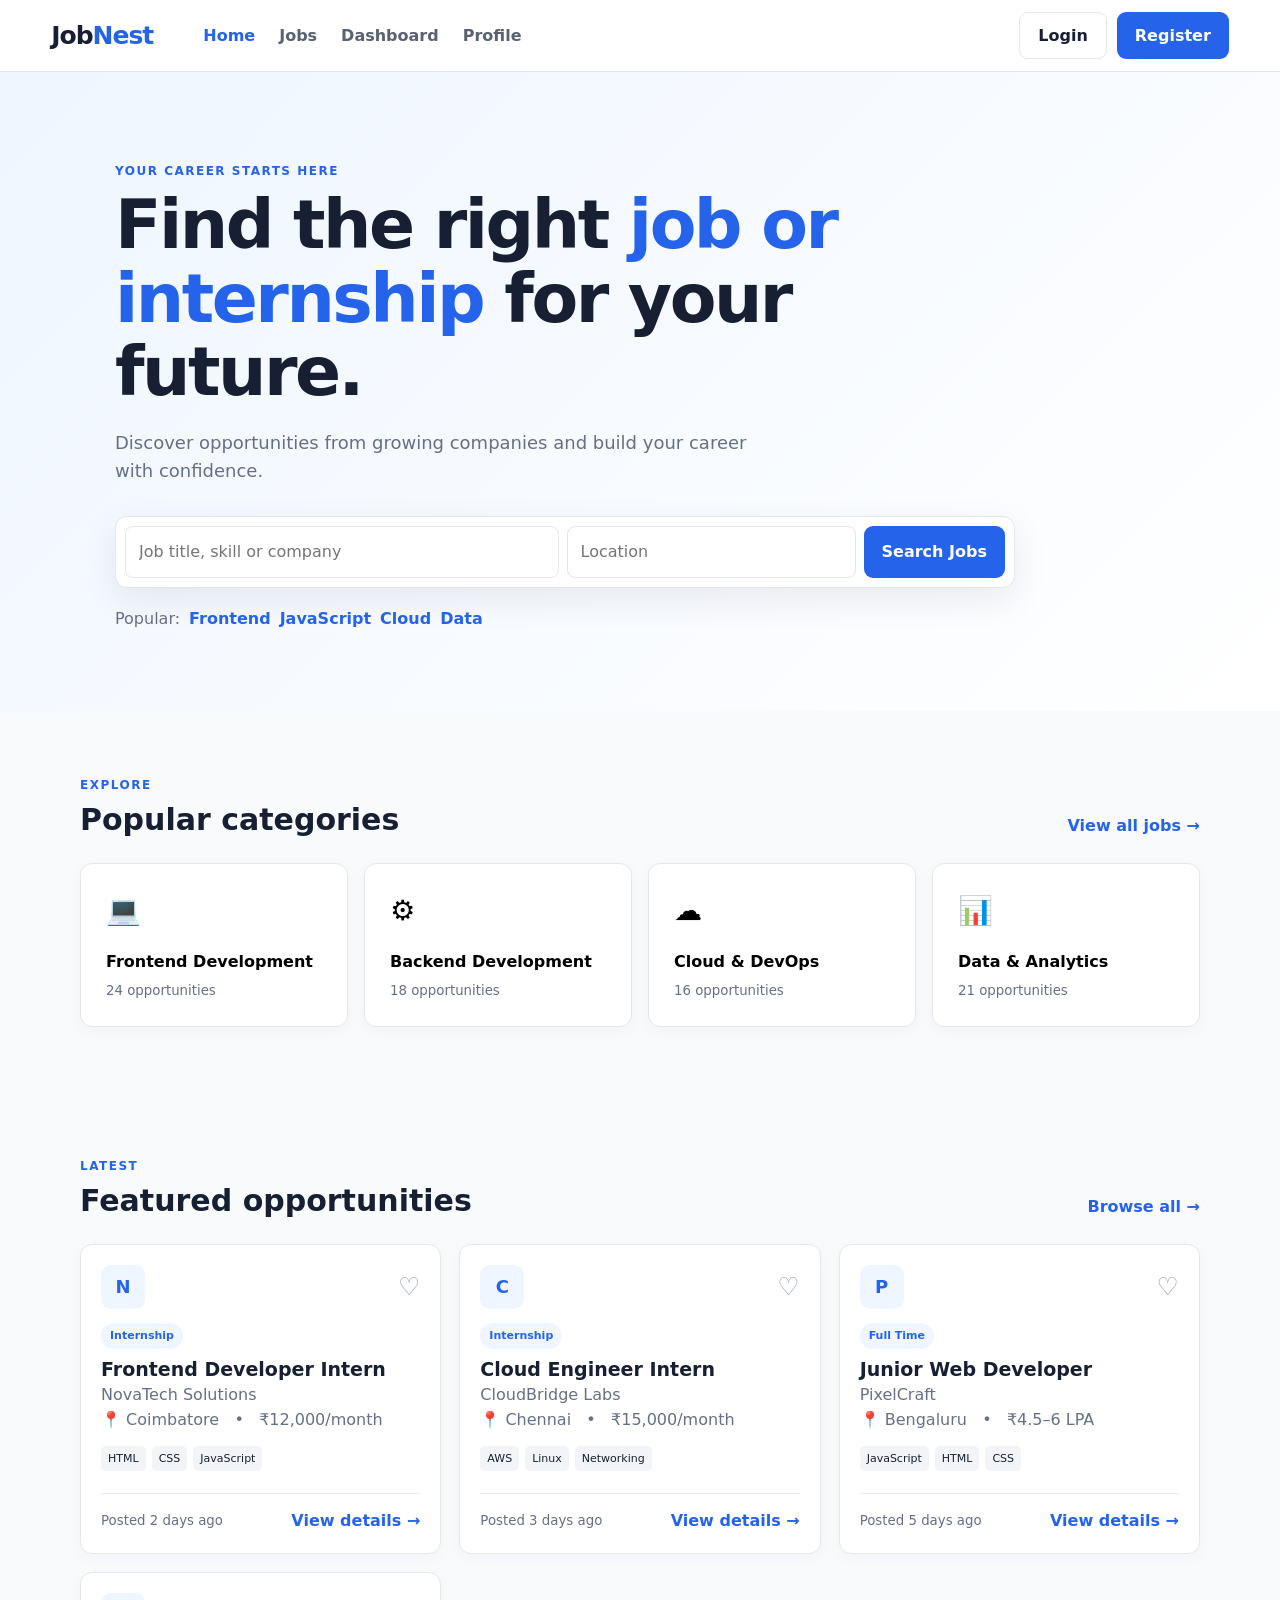
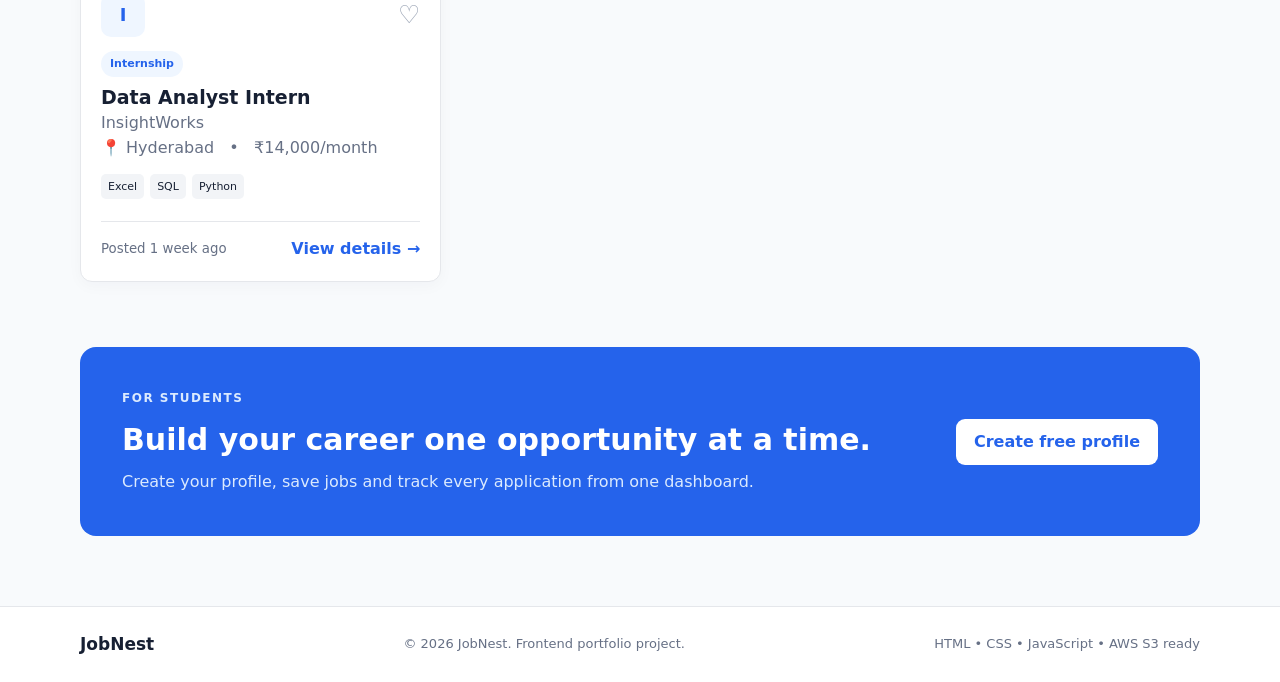
<file: frontend/index.html>
<!DOCTYPE html>
<html lang="en">
<head>
  <meta charset="UTF-8">
  <meta name="viewport" content="width=device-width, initial-scale=1.0">
  <title>JobNest | Find Jobs & Internships</title>
  <link rel="stylesheet" href="style/style.css">
  <link rel="stylesheet" href="style/responsive.css">
</head>
<body>
<header class="navbar">
  <a class="logo" href="index.html">Job<span>Nest</span></a>
  <nav>
    <a class="active" href="index.html">Home</a>
    <a href="jobs.html">Jobs</a>
    <a href="dashboard.html">Dashboard</a>
    <a href="profile.html">Profile</a>
  </nav>
  <div class="nav-actions">
    <a class="btn btn-outline" href="login.html">Login</a>
    <a class="btn btn-primary" href="register.html">Register</a>
  </div>
  <button class="menu-btn" id="menuBtn">☰</button>
</header>

<main>
<section class="hero">
  <div class="hero-content">
    <p class="eyebrow">YOUR CAREER STARTS HERE</p>
    <h1>Find the right <span>job or internship</span> for your future.</h1>
    <p class="hero-text">Discover opportunities from growing companies and build your career with confidence.</p>
    <form class="search-box" id="homeSearch">
      <input id="homeKeyword" type="text" placeholder="Job title, skill or company">
      <input id="homeLocation" type="text" placeholder="Location">
      <button class="btn btn-primary" type="submit">Search Jobs</button>
    </form>
    <div class="quick-tags">
      <span>Popular:</span>
      <button data-search="Frontend Developer">Frontend</button>
      <button data-search="JavaScript">JavaScript</button>
      <button data-search="Cloud">Cloud</button>
      <button data-search="Data Analyst">Data</button>
    </div>
  </div>
</section>

<section class="container section">
  <div class="section-heading">
    <div><p class="eyebrow">EXPLORE</p><h2>Popular categories</h2></div>
    <a href="jobs.html">View all jobs →</a>
  </div>
  <div class="category-grid">
    <button class="category-card" data-search="Frontend"><span>💻</span><b>Frontend Development</b><small>24 opportunities</small></button>
    <button class="category-card" data-search="Backend"><span>⚙️</span><b>Backend Development</b><small>18 opportunities</small></button>
    <button class="category-card" data-search="Cloud"><span>☁️</span><b>Cloud & DevOps</b><small>16 opportunities</small></button>
    <button class="category-card" data-search="Data"><span>📊</span><b>Data & Analytics</b><small>21 opportunities</small></button>
  </div>
</section>

<section class="container section">
  <div class="section-heading">
    <div><p class="eyebrow">LATEST</p><h2>Featured opportunities</h2></div>
    <a href="jobs.html">Browse all →</a>
  </div>
  <div class="job-grid" id="featuredJobs"></div>
</section>

<section class="cta container">
  <div><p class="eyebrow">FOR STUDENTS</p><h2>Build your career one opportunity at a time.</h2><p>Create your profile, save jobs and track every application from one dashboard.</p></div>
  <a class="btn btn-light" href="register.html">Create free profile</a>
</section>
</main>

<footer><div class="container footer-inner"><b>JobNest</b><span>© 2026 JobNest. Frontend portfolio project.</span><span>HTML • CSS • JavaScript • AWS S3 ready</span></div></footer>
<script src="script/main.js"></script>
</body>
</html>
</file>
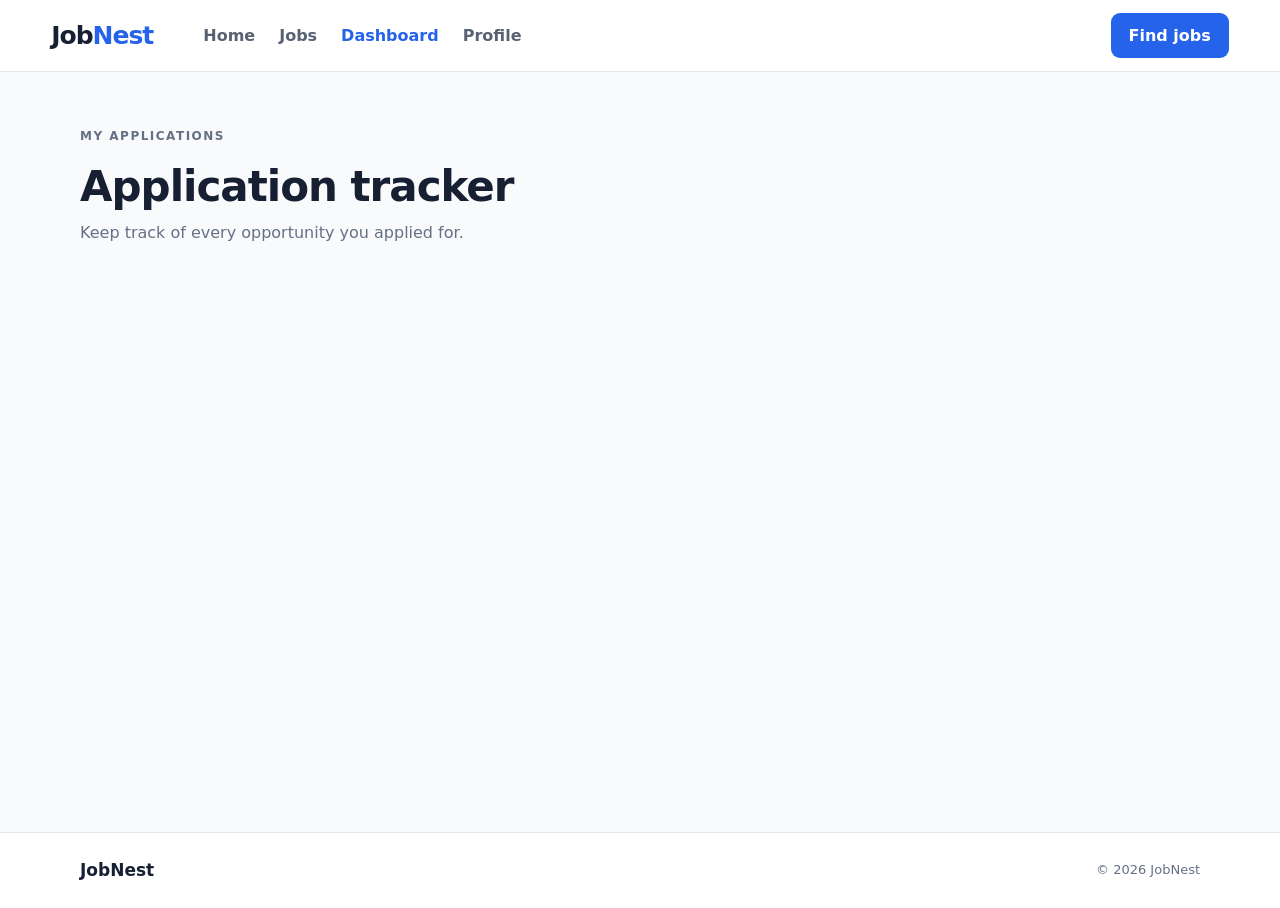
<file: frontend/applications.html>
<!DOCTYPE html>
<html lang="en">
<head>
    <meta charset="UTF-8">
    <meta name="viewport" content="width=device-width, initial-scale=1.0">
    <title>Applications | JobNest</title>
    <link rel="stylesheet" href="style/style.css">
    <link rel="stylesheet" href="style/responsive.css">
</head>
<body>
<header class="navbar">
<a class="logo" href="index.html">Job<span>Nest</span></a>
<nav>
    <a href="index.html">Home</a>
    <a href="jobs.html">Jobs</a>
    <a class="active" href="dashboard.html">Dashboard</a>
    <a href="profile.html">Profile</a>
</nav>
<div class="nav-actions">
    <a class="btn btn-primary" href="jobs.html">Find jobs</a>
</div>
<button class="menu-btn" id="menuBtn">☰</button>
</header>
<main class="container page">
    <div class="page-title">
        <p class="eyebrow">MY APPLICATIONS</p>
        <h1>Application tracker</h1>
        <p>Keep track of every opportunity you applied for.</p>
    </div>
    <div id="applicationList"></div>
</main>
<footer>
    <div class="container footer-inner">
        <b>JobNest</b>
        <span>© 2026 JobNest</span>
    </div>
</footer>
<script src="script/applications.js"></script>
</body>
</html>
</file>
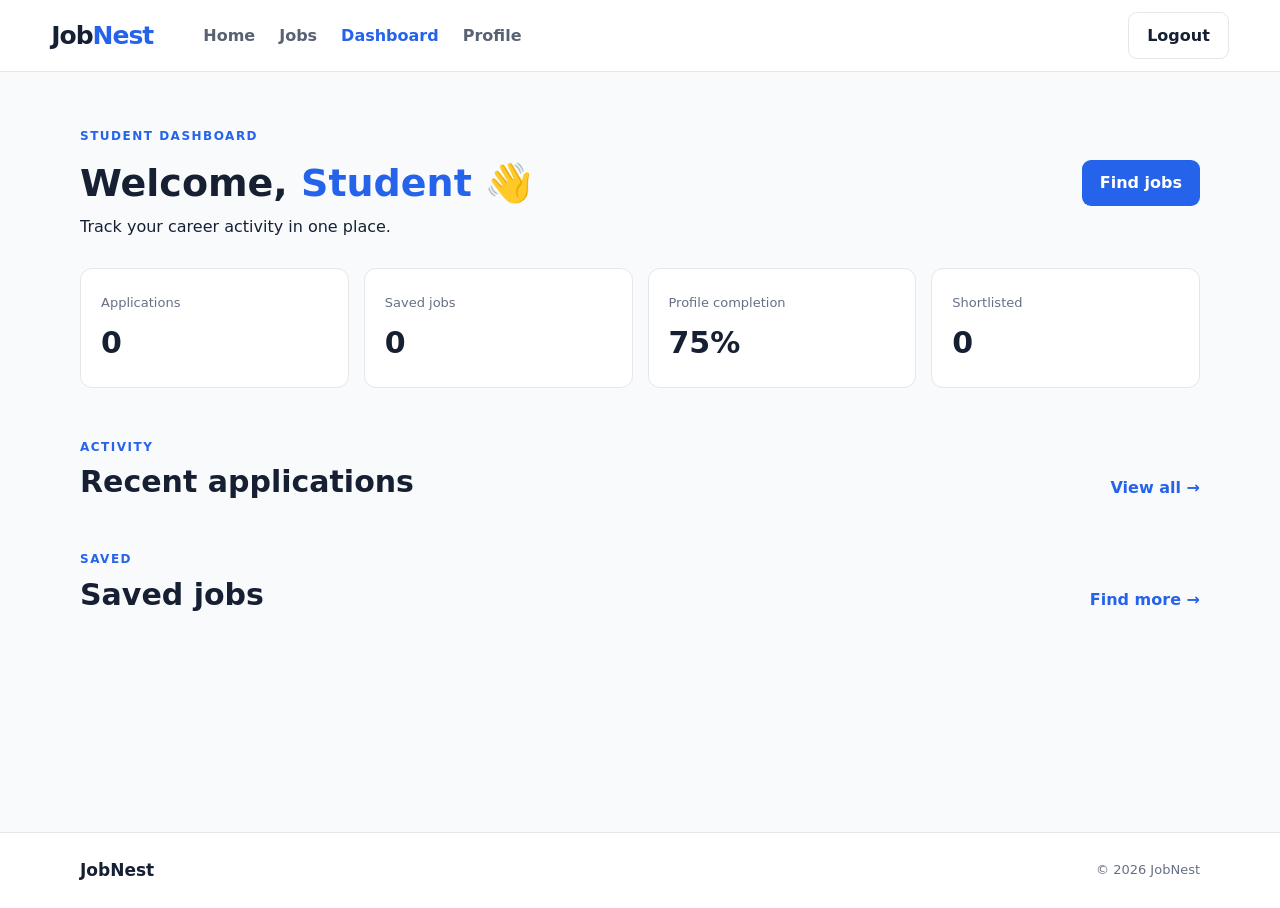
<file: frontend/dashboard.html>
<!DOCTYPE html>
<html lang="en">
<head>
      <meta charset="UTF-8">
      <meta name="viewport" content="width=device-width, initial-scale=1.0">
<title>Dashboard | JobNest</title>
<link rel="stylesheet" href="style/style.css">
<link rel="stylesheet" href="style/responsive.css">
</head>
<body>
<header class="navbar">
<a class="logo" href="index.html">Job<span>Nest</span></a>
<nav>
      <a href="index.html">Home</a>
      <a href="jobs.html">Jobs</a>
      <a class="active" href="dashboard.html">Dashboard</a>
      <a href="profile.html">Profile</a>
</nav>
<div class="nav-actions">
   <button class="btn btn-outline" id="logoutBtn">Logout</button>
</div>
   <button class="menu-btn" id="menuBtn">☰</button>
</header>
<main class="container page">
<div class="welcome">
<div>
   <p class="eyebrow">STUDENT DASHBOARD</p>
<h1>Welcome, <span id="welcomeName">Student</span> 👋</h1>
   <p>Track your career activity in one place.</p>
</div>
   <a class="btn btn-primary" href="jobs.html">Find jobs</a>
</div>
<div class="stats-grid">
<div class="stat-card">
<span>Applications</span>
<strong id="applicationCount">0</strong>
</div>
<div class="stat-card">
<span>Saved jobs</span>
<strong id="savedCount">0</strong>
</div>
<div class="stat-card">
<span>Profile completion</span>
<strong>75%</strong>
</div>
<div class="stat-card">
<span>Shortlisted</span>
<strong id="shortlistedCount">0</strong>
</div>
</div>
<section class="dashboard-section">
<div class="section-heading">
<div>
<p class="eyebrow">ACTIVITY</p>
<h2>Recent applications</h2>
</div>
<a href="applications.html">View all →</a>
</div>
<div id="recentApplications"></div>
</section>
<section class="dashboard-section">
<div class="section-heading">
<div>
<p class="eyebrow">SAVED</p>
<h2>Saved jobs</h2>
</div>
<a href="jobs.html">Find more →</a>
</div>
<div id="savedJobs" class="job-grid"></div>
</main>
<footer>
<div class="container footer-inner">
<b>JobNest</b>
<span>© 2026 JobNest</span>
</div>
</footer>
<script src="script/dashboard.js"></script>
</body>
</html>
</file>
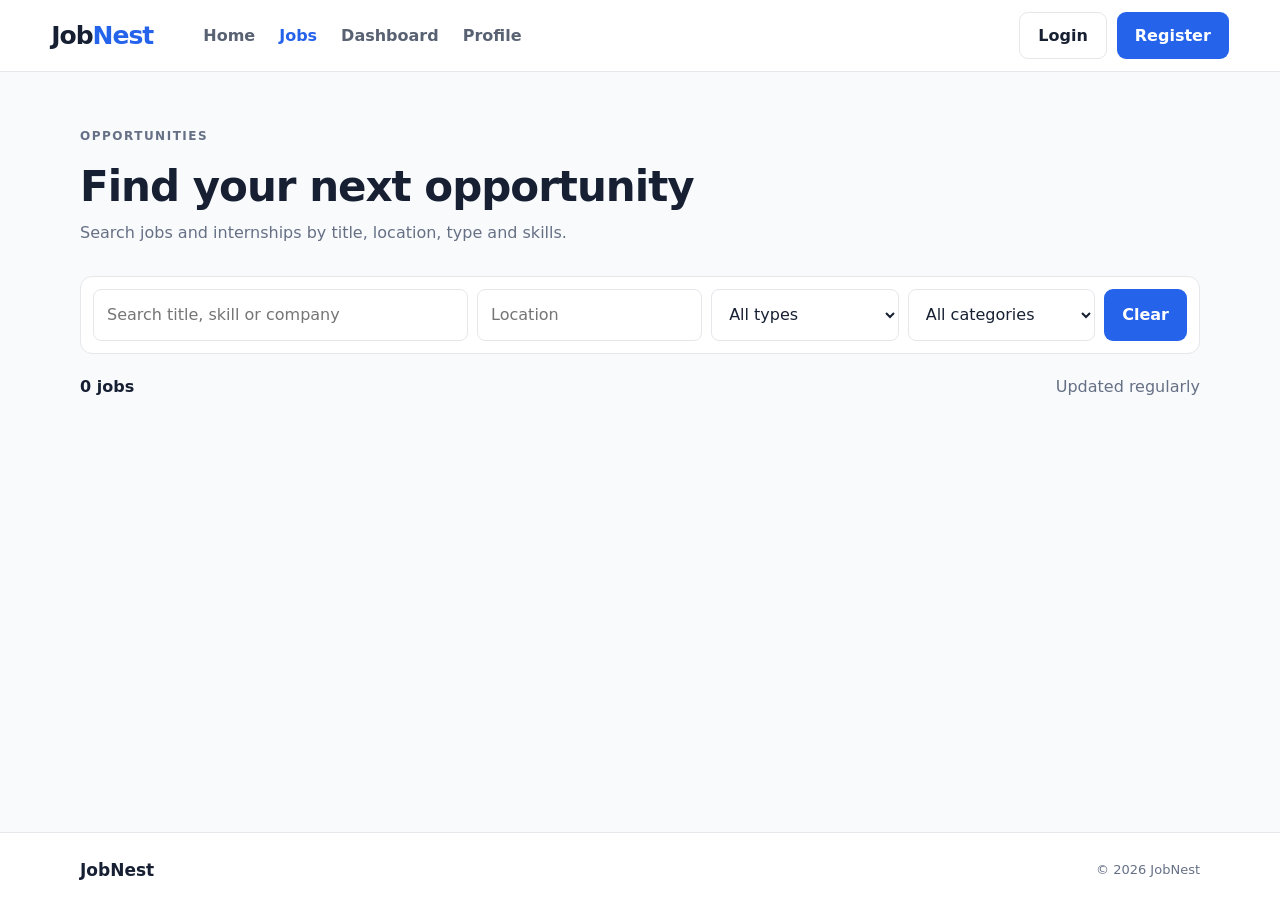
<file: frontend/jobs.html>
<!DOCTYPE html>
<html lang="en">
<head>
<meta charset="UTF-8"><meta name="viewport" content="width=device-width, initial-scale=1.0">
<title>Jobs | JobNest</title>
<link rel="stylesheet" href="style/style.css">
<link rel="stylesheet" href="style/responsive.css">
</head>
<body>
<header class="navbar"><a class="logo" href="index.html">Job<span>Nest</span></a><nav><a href="index.html">Home</a><a class="active" href="jobs.html">Jobs</a><a href="dashboard.html">Dashboard</a><a href="profile.html">Profile</a></nav><div class="nav-actions"><a class="btn btn-outline" href="login.html">Login</a><a class="btn btn-primary" href="register.html">Register</a></div><button class="menu-btn" id="menuBtn">☰</button></header>
<main class="container page">
  <div class="page-title">
  <p class="eyebrow">OPPORTUNITIES</p>
  <h1>Find your next opportunity</h1>
  <p>Search jobs and internships by title, location, type and skills.</p>
  </div>
  <div class="filter-panel">
    <input id="jobSearch" type="search" placeholder="Search title, skill or company">
    <input id="locationFilter" type="text" placeholder="Location">
    <select id="typeFilter"><option value="">All types</option><option>Internship</option><option>Full Time</option><option>Part Time</option></select>
    <select id="categoryFilter"><option value="">All categories</option><option>Frontend</option><option>Backend</option><option>Cloud</option><option>Data</option><option>Design</option></select>
    <button class="btn btn-primary" id="clearFilters">Clear</button>
  </div>
  <div class="results-row"><b id="resultCount">0 jobs</b><span>Updated regularly</span></div>
  <div class="job-grid" id="jobList"></div>
  <div id="emptyState" class="empty hidden"><div>🔎</div><h3>No matching opportunities</h3><p>Try a different keyword or remove a filter.</p></div>
</main>
<footer><div class="container footer-inner"><b>JobNest</b><span>© 2026 JobNest</span></div></footer>
<script src="script/jobs.js"></script>
</body>
</html>
</file>
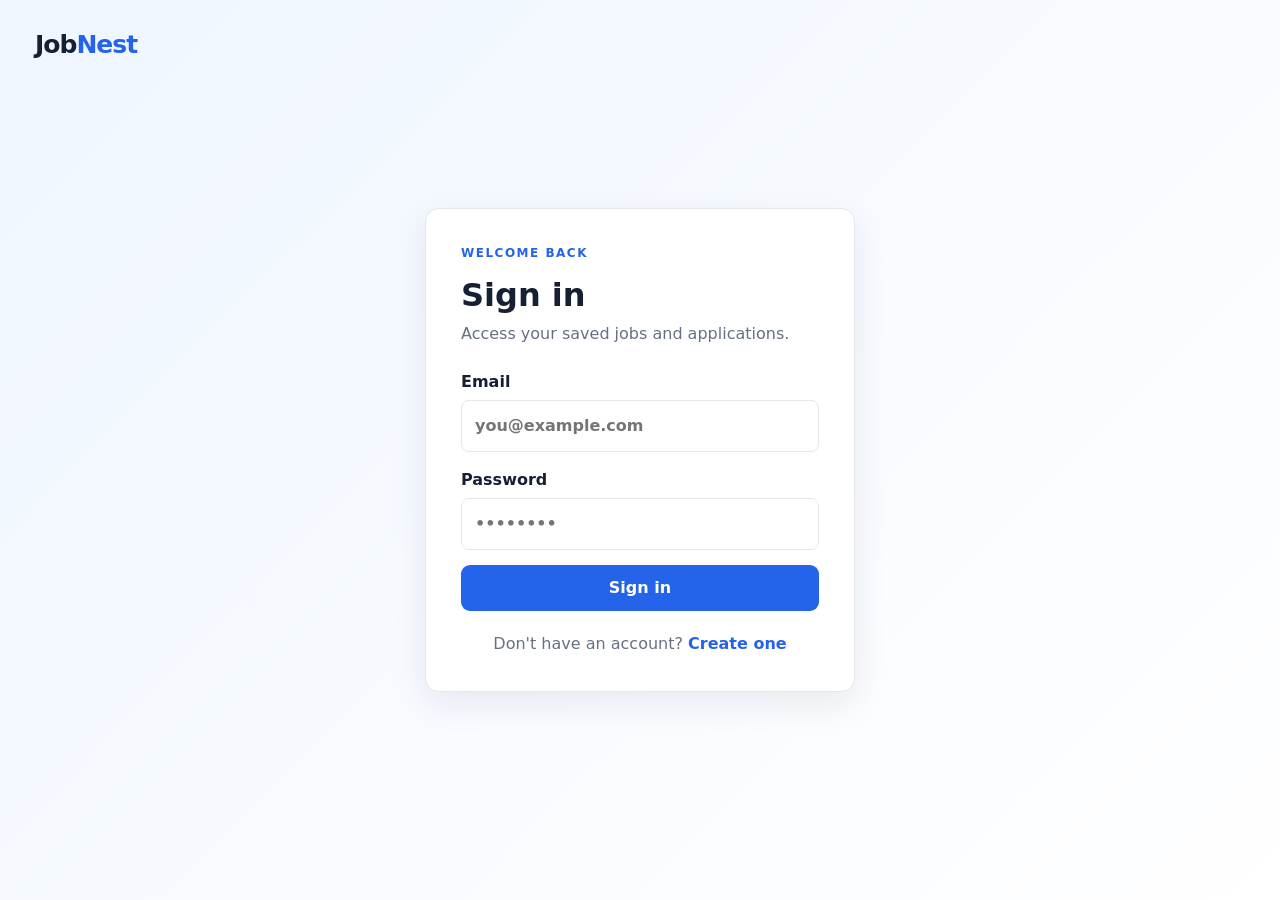
<file: frontend/login.html>
<!DOCTYPE html>
<html lang="en">
<head>
  <meta charset="UTF-8">
  <meta name="viewport" content="width=device-width, initial-scale=1.0">
  <title>Login | JobNest</title>
  <link rel="stylesheet" href="style/style.css">
  <link rel="stylesheet" href="style/responsive.css">
</head>
<body class="auth-page">
  <a class="logo auth-logo" href="index.html">Job<span>Nest</span></a>
  <div class="auth-card">
    <div class="auth-heading">
      <p class="eyebrow">WELCOME BACK</p>
      <h1>Sign in</h1>
      <p>Access your saved jobs and applications.</p>
    </div>
    <form id="loginForm">
      <label>Email
        <input id="loginEmail" type="email" required placeholder="you@example.com">
      </label>
      <label>Password
        <input id="loginPassword" type="password" required minlength="6" placeholder="••••••••">
      </label>
      <button class="btn btn-primary full" type="submit">Sign in</button>
    </form>
    <p class="auth-footer">Don't have an account? <a href="register.html">Create one</a></p>
  </div>
<script src="script/auth.js"></script>
</body>
</html>
</file>
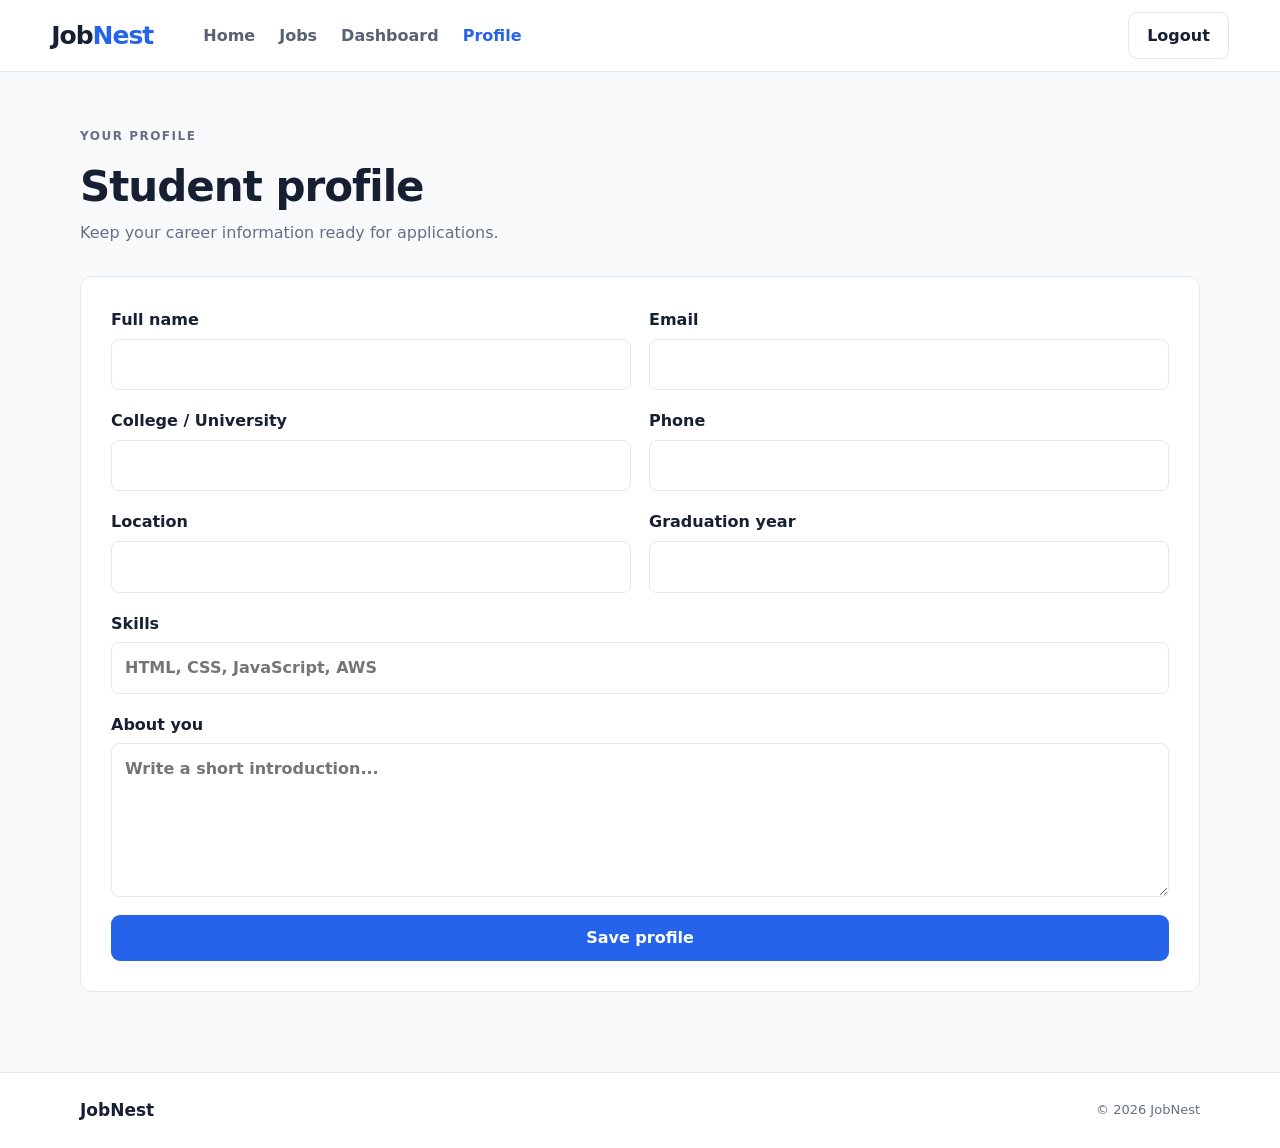
<file: frontend/profile.html>
<!DOCTYPE html>
<html lang="en">
<head>
  <meta charset="UTF-8">
  <meta name="viewport" content="width=device-width, initial-scale=1.0">
  <title>Profile | JobNest</title>
  <link rel="stylesheet" href="style/style.css">
  <link rel="stylesheet" href="style/responsive.css">
</head>
<body>
  <header class="navbar">
    <a class="logo" href="index.html">Job<span>Nest</span></a>
    <nav>
      <a href="index.html">Home</a>
      <a href="jobs.html">Jobs</a>
      <a href="dashboard.html">Dashboard</a>
      <a class="active" href="profile.html">Profile</a>
    </nav>
    <div class="nav-actions">
      <button class="btn btn-outline" id="logoutBtn">Logout</button>
    </div>
    <button class="menu-btn" id="menuBtn">☰</button>
  </header>
  <main class="container page">
    <div class="page-title">
      <p class="eyebrow">YOUR PROFILE</p>
      <h1>Student profile</h1>
      <p>Keep your career information ready for applications.</p>
    </div>
    <form id="profileForm" class="profile-form">
      <div class="form-grid">
        <label>Full name
          <input id="profileName" required>
        </label>
        <label>Email
          <input id="profileEmail" type="email" required>
        </label>
        <label>College / University
          <input id="profileCollege">
        </label>
        <label>Phone
          <input id="profilePhone" type="tel">
        </label>
        <label>Location
          <input id="profileLocation">
        </label>
        <label>Graduation year
          <input id="profileYear" type="number" min="2020" max="2035">
        </label>
      </div>
      <label>Skills
        <input id="profileSkills" placeholder="HTML, CSS, JavaScript, AWS">
      </label>
      <label>About you
        <textarea id="profileAbout" rows="5" placeholder="Write a short introduction..."></textarea>
      </label>
      <button class="btn btn-primary" type="submit">Save profile</button>
    </form>
  </main>
  <footer>
    <div class="container footer-inner"><b>JobNest</b><span>© 2026 JobNest</span></div>
  </footer>
  <script src="script/main.js"></script>
  <script>document.addEventListener("DOMContentLoaded",()=>initProfile());</script>
</body>
</html>
</file>
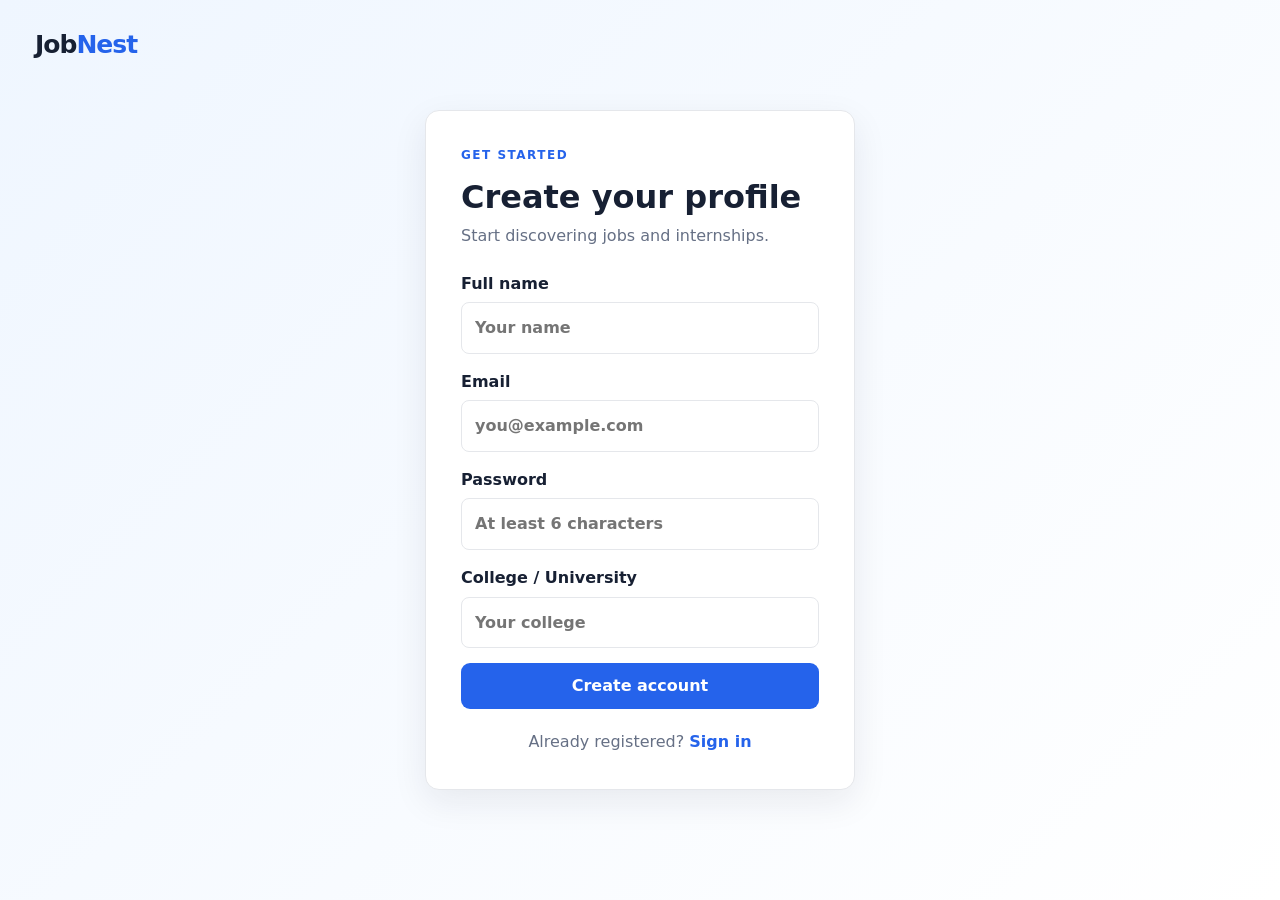
<file: frontend/register.html>
<!DOCTYPE html>
<html lang="en">
<head>
  <meta charset="UTF-8">
  <meta name="viewport" content="width=device-width, initial-scale=1.0">
  <title>Register | JobNest</title>
  <link rel="stylesheet" href="style/style.css">
  <link rel="stylesheet" href="style/responsive.css">
</head>
<body class="auth-page">
  <a class="logo auth-logo" href="index.html">Job<span>Nest</span></a>
  <div class="auth-card">
    <div class="auth-heading">
      <p class="eyebrow">GET STARTED</p>
      <h1>Create your profile</h1>
      <p>Start discovering jobs and internships.</p>
    </div>
    <form id="registerForm">
      <label>Full name
        <input id="regName" required placeholder="Your name">
      </label>
      <label>Email
        <input id="regEmail" type="email" required placeholder="you@example.com">
      </label>
      <label>Password
        <input id="regPassword" type="password" minlength="6" required placeholder="At least 6 characters">
      </label>
      <label>College / University
        <input id="regCollege" placeholder="Your college">
      </label>
      <button class="btn btn-primary full" type="submit">Create account</button>
    </form>
    <p class="auth-footer">Already registered? <a href="login.html">Sign in</a></p>
  </div>
  <script src="script/auth.js"></script>
</body>
</html>
</file>
<file: frontend/style/style.css>
:root {
    --primary: #2563eb;
    --primary-dark: #1d4ed8;
    --text: #172033;
    --muted: #667085;
    --bg: #f8fafc;
    --white: #ffffff;
    --border: #e5e7eb;
    --success: #087443;
    --danger: #b42318;
    --shadow: 0 12px 35px rgba(20, 25, 50, 0.08);
}

/* Reset */

* {
    box-sizing: border-box;
    margin: 0;
    padding: 0;
}

html {
    scroll-behavior: smooth;
}

body {
    font-family: Inter, ui-sans-serif, system-ui, -apple-system,
        BlinkMacSystemFont, "Segoe UI", sans-serif;
    color: var(--text);
    background: var(--bg);
    line-height: 1.6;
}

a {
    text-decoration: none;
    color: inherit;
}

button,
input,
select,
textarea {
    font: inherit;
}

button {
    cursor: pointer;
    border: 0;
}

img {
    max-width: 100%;
    display: block;
}

/* Common */

.container {
    width: min(1120px, 92%);
    margin: auto;
}

.hidden {
    display: none !important;
}

/* Navbar */

.navbar {
    height: 72px;
    background: var(--white);
    border-bottom: 1px solid var(--border);
    display: flex;
    align-items: center;
    padding: 0 4%;
    gap: 30px;
    position: sticky;
    top: 0;
    z-index: 100;
}

.logo {
    font-size: 25px;
    font-weight: 800;
    letter-spacing: -1px;
    white-space: nowrap;
}

.logo span {
    color: var(--primary);
}

nav {
    display: flex;
    gap: 24px;
    margin-left: 20px;
}

nav a {
    color: #596273;
    font-weight: 600;
    transition: 0.2s;
}

nav a:hover,
nav a.active {
    color: var(--primary);
}

.nav-actions {
    margin-left: auto;
    display: flex;
    gap: 10px;
}

.menu-btn {
    display: none;
    background: transparent;
    color: var(--text);
    font-size: 25px;
}

/* Buttons */

.btn {
    display: inline-flex;
    align-items: center;
    justify-content: center;
    border-radius: 9px;
    padding: 10px 18px;
    font-weight: 700;
    transition: 0.2s;
}

.btn-primary {
    background: var(--primary);
    color: var(--white);
}

.btn-primary:hover {
    background: var(--primary-dark);
    transform: translateY(-1px);
}

.btn-outline {
    border: 1px solid var(--border);
    background: var(--white);
    color: var(--text);
}

.btn-outline:hover {
    border-color: var(--primary);
    color: var(--primary);
}

.btn-light {
    background: var(--white);
    color: var(--primary);
}

.btn-light:hover {
    background: #eff6ff;
}

.full {
    width: 100%;
}

/* Hero */

.hero {
    background: linear-gradient(135deg, #eff6ff, #ffffff);
    padding: 90px 5% 80px;
}

.hero-content {
    max-width: 1050px;
    margin: auto;
}

.eyebrow {
    font-size: 12px;
    letter-spacing: 1.5px;
    font-weight: 800;
    color: var(--primary);
    margin-bottom: 7px;
    text-transform: uppercase;
}

.hero h1 {
    font-size: clamp(38px, 6vw, 68px);
    line-height: 1.08;
    max-width: 820px;
    letter-spacing: -2.5px;
}

.hero h1 span {
    color: var(--primary);
}

.hero-text {
    font-size: 18px;
    color: var(--muted);
    max-width: 650px;
    margin: 20px 0 30px;
}

/* Search */

.search-box {
    background: var(--white);
    padding: 9px;
    border: 1px solid var(--border);
    box-shadow: var(--shadow);
    border-radius: 12px;
    display: grid;
    grid-template-columns: 1.5fr 1fr auto;
    gap: 8px;
    max-width: 900px;
}

.search-box input,
.filter-panel input,
.filter-panel select,
.profile-form input,
.profile-form textarea,
.auth-card input {
    width: 100%;
    border: 1px solid var(--border);
    border-radius: 8px;
    padding: 12px 13px;
    outline: none;
    background: var(--white);
    color: var(--text);
}

.search-box input:focus,
.filter-panel input:focus,
.filter-panel select:focus,
.profile-form input:focus,
.profile-form textarea:focus,
.auth-card input:focus {
    border-color: var(--primary);
    box-shadow: 0 0 0 3px rgba(37, 99, 235, 0.1);
}

.quick-tags {
    display: flex;
    gap: 9px;
    align-items: center;
    margin-top: 18px;
    flex-wrap: wrap;
    color: var(--muted);
}

.quick-tags button {
    background: transparent;
    color: var(--primary);
    font-weight: 600;
}

/* Sections */

.section {
    padding: 65px 0;
}

.section-heading {
    display: flex;
    justify-content: space-between;
    align-items: end;
    margin-bottom: 25px;
    gap: 20px;
}

.section-heading h2 {
    font-size: 30px;
    line-height: 1.2;
}

.section-heading > a {
    color: var(--primary);
    font-weight: 700;
}

/* Categories */

.category-grid {
    display: grid;
    grid-template-columns: repeat(4, 1fr);
    gap: 16px;
}

.category-card {
    text-align: left;
    background: var(--white);
    border: 1px solid var(--border);
    padding: 25px;
    border-radius: 12px;
    box-shadow: 0 4px 15px rgba(20, 25, 50, 0.03);
    display: flex;
    flex-direction: column;
    gap: 5px;
    transition: 0.2s;
}

.category-card:hover {
    border-color: #93c5fd;
    transform: translateY(-3px);
    box-shadow: var(--shadow);
}

.category-card span {
    font-size: 28px;
    margin-bottom: 10px;
}

.category-card small,
.company,
.meta,
.card-footer,
.page-title p,
.detail-card p {
    color: var(--muted);
}

/* Jobs */

.job-grid {
    display: grid;
    grid-template-columns: repeat(3, 1fr);
    gap: 18px;
}

.job-card {
    background: var(--white);
    border: 1px solid var(--border);
    border-radius: 12px;
    padding: 20px;
    box-shadow: 0 4px 15px rgba(20, 25, 50, 0.03);
    display: flex;
    flex-direction: column;
    min-height: 310px;
    transition: 0.2s;
}

.job-card:hover {
    box-shadow: var(--shadow);
    transform: translateY(-3px);
}

.job-card-top {
    display: flex;
    justify-content: space-between;
    align-items: center;
}

.company-logo {
    height: 44px;
    width: 44px;
    border-radius: 10px;
    background: #eff6ff;
    color: var(--primary);
    display: grid;
    place-items: center;
    font-weight: 800;
    font-size: 18px;
}

.company-logo.large {
    height: 65px;
    width: 65px;
    font-size: 25px;
}

.save-btn {
    background: transparent;
    color: #98a2b3;
    font-size: 25px;
}

.save-btn.saved {
    color: #e11d48;
}

.tag {
    display: inline-block;
    width: max-content;
    background: #eff6ff;
    color: var(--primary);
    font-size: 11px;
    font-weight: 800;
    border-radius: 30px;
    padding: 4px 9px;
    margin: 14px 0 8px;
}

.job-card h3 {
    font-size: 19px;
    line-height: 1.3;
}

.skills {
    display: flex;
    flex-wrap: wrap;
    gap: 6px;
    margin: 13px 0;
}

.skills span {
    font-size: 11px;
    background: #f2f4f7;
    border-radius: 5px;
    padding: 4px 7px;
}

.card-footer {
    margin-top: auto;
    padding-top: 14px;
    border-top: 1px solid var(--border);
    display: flex;
    justify-content: space-between;
    align-items: center;
    gap: 10px;
}

.text-link {
    color: var(--primary);
    font-weight: 700;
}

/* CTA */

.cta {
    margin-bottom: 70px;
    background: var(--primary);
    color: var(--white);
    border-radius: 16px;
    padding: 42px;
    display: flex;
    align-items: center;
    justify-content: space-between;
    gap: 25px;
}

.cta .eyebrow {
    color: #dbeafe;
}

.cta p {
    color: #dbeafe;
}

.cta h2 {
    font-size: 30px;
    margin-bottom: 5px;
}

/* Page */

.page {
    padding: 55px 0 80px;
    min-height: calc(100vh - 140px);
}

.page-title {
    margin-bottom: 30px;
}

.page-title h1 {
    font-size: 42px;
    letter-spacing: -1px;
}

/* Filters */

.filter-panel {
    display: grid;
    grid-template-columns: 2fr 1.2fr 1fr 1fr auto;
    gap: 9px;
    background: var(--white);
    padding: 12px;
    border: 1px solid var(--border);
    border-radius: 12px;
    margin-bottom: 20px;
}

.results-row {
    display: flex;
    justify-content: space-between;
    margin: 18px 0;
    color: var(--muted);
}

.results-row b {
    color: var(--text);
}

.empty {
    text-align: center;
    background: var(--white);
    border: 1px dashed #cfd3dc;
    border-radius: 12px;
    padding: 50px;
    color: var(--muted);
}

.empty div {
    font-size: 35px;
}

/* Job Details */

.back-link {
    display: inline-block;
    color: var(--primary);
    font-weight: 700;
    margin-bottom: 20px;
}

.detail-layout {
    display: grid;
    grid-template-columns: 1fr 330px;
    gap: 22px;
}

.detail-card,
.apply-card,
.profile-form {
    background: var(--white);
    border: 1px solid var(--border);
    border-radius: 12px;
    padding: 30px;
}

.detail-head {
    display: flex;
    gap: 18px;
    align-items: center;
}

.detail-head h1 {
    font-size: 34px;
    line-height: 1.2;
    margin: 5px 0;
}

.detail-card hr {
    border: 0;
    border-top: 1px solid var(--border);
    margin: 28px 0;
}

.detail-card h2 {
    font-size: 21px;
    margin: 25px 0 8px;
}

.check-list {
    list-style: none;
}

.check-list li {
    margin: 7px 0;
}

.check-list li::before {
    content: "✓";
    color: var(--success);
    font-weight: 800;
    margin-right: 9px;
}

.apply-card {
    height: max-content;
    position: sticky;
    top: 92px;
}

.apply-card h3 {
    font-size: 19px;
}

.apply-card .btn {
    margin-top: 12px;
}

.apply-card small {
    display: block;
    color: var(--muted);
    margin-top: 15px;
}

.salary {
    font-size: 18px;
    font-weight: 800;
    margin: 12px 0;
}

/* Authentication */

.auth-page {
    min-height: 100vh;
    display: grid;
    place-items: center;
    padding: 30px;
    background: linear-gradient(135deg, #eff6ff, #ffffff);
}

.auth-logo {
    position: fixed;
    top: 25px;
    left: 35px;
}

.auth-card {
    background: var(--white);
    width: min(430px, 92%);
    padding: 35px;
    border: 1px solid var(--border);
    border-radius: 14px;
    box-shadow: var(--shadow);
}

.auth-heading {
    margin-bottom: 22px;
}

.auth-heading h1 {
    font-size: 32px;
}

.auth-heading p:last-child,
.auth-footer {
    color: var(--muted);
}

.auth-card form {
    display: grid;
    gap: 15px;
}

.auth-card label,
.profile-form label {
    display: grid;
    gap: 6px;
    font-weight: 700;
}

.auth-footer {
    text-align: center;
    margin-top: 20px;
}

.auth-footer a {
    color: var(--primary);
    font-weight: 700;
}

/* Dashboard */

.welcome {
    display: flex;
    justify-content: space-between;
    align-items: center;
    margin-bottom: 28px;
    gap: 20px;
}

.welcome h1 {
    font-size: 38px;
}

.welcome h1 span {
    color: var(--primary);
}

.stats-grid {
    display: grid;
    grid-template-columns: repeat(4, 1fr);
    gap: 15px;
}

.stat-card {
    background: var(--white);
    border: 1px solid var(--border);
    border-radius: 12px;
    padding: 20px;
}

.stat-card span {
    color: var(--muted);
    font-size: 13px;
}

.stat-card strong {
    display: block;
    font-size: 30px;
    margin-top: 5px;
}

.dashboard-section {
    margin-top: 50px;
}

.application-table {
    background: var(--white);
    border: 1px solid var(--border);
    border-radius: 12px;
    overflow: hidden;
}

.application-row {
    display: flex;
    align-items: center;
    justify-content: space-between;
    gap: 20px;
    padding: 18px 20px;
    border-bottom: 1px solid var(--border);
}

.application-row:last-child {
    border-bottom: 0;
}

.application-row > div {
    display: grid;
}

.application-row span {
    color: var(--muted);
}

.app-main {
    display: flex !important;
    align-items: center;
    gap: 12px;
    min-width: 300px;
}

.status {
    padding: 5px 10px;
    border-radius: 20px;
    font-size: 12px;
    font-weight: 800;
    background: #eff6ff;
    color: var(--primary);
}

.status.shortlisted {
    background: #e7f8ef;
    color: var(--success);
}

.status.rejected {
    background: #fff0f0;
    color: var(--danger);
}

/* Profile */

.profile-form {
    display: grid;
    gap: 18px;
}

.form-grid {
    display: grid;
    grid-template-columns: 1fr 1fr;
    gap: 18px;
}

/* Footer */

footer {
    background: var(--white);
    border-top: 1px solid var(--border);
}

.footer-inner {
    min-height: 75px;
    display: flex;
    align-items: center;
    justify-content: space-between;
    gap: 20px;
    color: var(--muted);
    font-size: 13px;
}

.footer-inner b {
    color: var(--text);
    font-size: 17px;
}
</file>
<file: frontend/style/responsive.css>
/* Tablet */

@media (max-width: 1100px) {
    .navbar {
        gap: 18px;
    }

    nav {
        gap: 16px;
        margin-left: 10px;
    }

    .category-grid {
        grid-template-columns: repeat(3, 1fr);
    }

    .job-grid {
        grid-template-columns: repeat(2, 1fr);
    }

    .filter-panel {
        grid-template-columns: 1fr 1fr 1fr;
    }

    .filter-panel .btn {
        grid-column: span 3;
    }

    .detail-layout {
        grid-template-columns: 1fr 300px;
    }

    .stats-grid {
        grid-template-columns: repeat(2, 1fr);
    }
}

/* Small tablet */

@media (max-width: 900px) {
    .navbar {
        padding: 0 4%;
    }

    nav {
        gap: 14px;
    }

    .category-grid {
        grid-template-columns: repeat(2, 1fr);
    }

    .job-grid {
        grid-template-columns: repeat(2, 1fr);
    }

    .filter-panel {
        grid-template-columns: 1fr 1fr;
    }

    .filter-panel .btn {
        grid-column: span 2;
    }

    .detail-layout {
        grid-template-columns: 1fr;
    }

    .apply-card {
        position: static;
    }

    .stats-grid {
        grid-template-columns: repeat(2, 1fr);
    }

    .cta {
        padding: 32px;
    }
}

/* Mobile */

@media (max-width: 680px) {
    .navbar {
        height: 72px;
        padding: 0 5%;
        gap: 12px;
        position: relative;
    }

    .logo {
        font-size: 23px;
    }

    .navbar nav {
        display: none;
        position: absolute;
        top: 72px;
        left: 0;
        right: 0;
        background: var(--white);
        border-bottom: 1px solid var(--border);
        padding: 18px 5%;
        flex-direction: column;
        gap: 16px;
        margin: 0;
        z-index: 200;
    }

    .navbar nav.open {
        display: flex;
    }

    .nav-actions {
        display: none;
    }

    .menu-btn {
        display: block;
        margin-left: auto;
    }

    .hero {
        padding: 60px 5%;
    }

    .hero h1 {
        font-size: 42px;
        letter-spacing: -1.5px;
    }

    .hero-text {
        font-size: 16px;
    }

    .search-box {
        grid-template-columns: 1fr;
    }

    .category-grid,
    .job-grid,
    .stats-grid {
        grid-template-columns: 1fr;
    }

    .section {
        padding: 45px 0;
    }

    .section-heading {
        align-items: flex-start;
        flex-direction: column;
        gap: 10px;
    }

    .section-heading h2 {
        font-size: 26px;
    }

    .cta,
    .welcome {
        flex-direction: column;
        align-items: flex-start;
    }

    .cta {
        padding: 28px;
    }

    .cta h2 {
        font-size: 25px;
    }

    .page {
        padding: 40px 0 60px;
    }

    .page-title h1 {
        font-size: 34px;
    }

    .filter-panel {
        grid-template-columns: 1fr;
    }

    .filter-panel .btn {
        grid-column: auto;
    }

    .detail-card,
    .apply-card,
    .profile-form {
        padding: 22px;
    }

    .detail-head {
        align-items: flex-start;
        flex-direction: column;
    }

    .detail-head h1 {
        font-size: 28px;
    }

    .form-grid {
        grid-template-columns: 1fr;
        gap: 16px;
    }

    .application-row {
        align-items: flex-start;
        flex-direction: column;
        gap: 12px;
    }

    .app-main {
        min-width: 0;
    }

    .footer-inner {
        padding: 20px 0;
        flex-direction: column;
        text-align: center;
    }

    .auth-card {
        padding: 25px;
    }

    .auth-logo {
        position: static;
        margin-bottom: 20px;
        text-align: center;
    }
}

/* Very small mobile screens */

@media (max-width: 400px) {
    .hero h1 {
        font-size: 35px;
    }

    .btn {
        padding: 9px 13px;
        font-size: 14px;
    }

    .job-card {
        padding: 16px;
    }

    .category-card {
        padding: 20px;
    }
}
</file>
